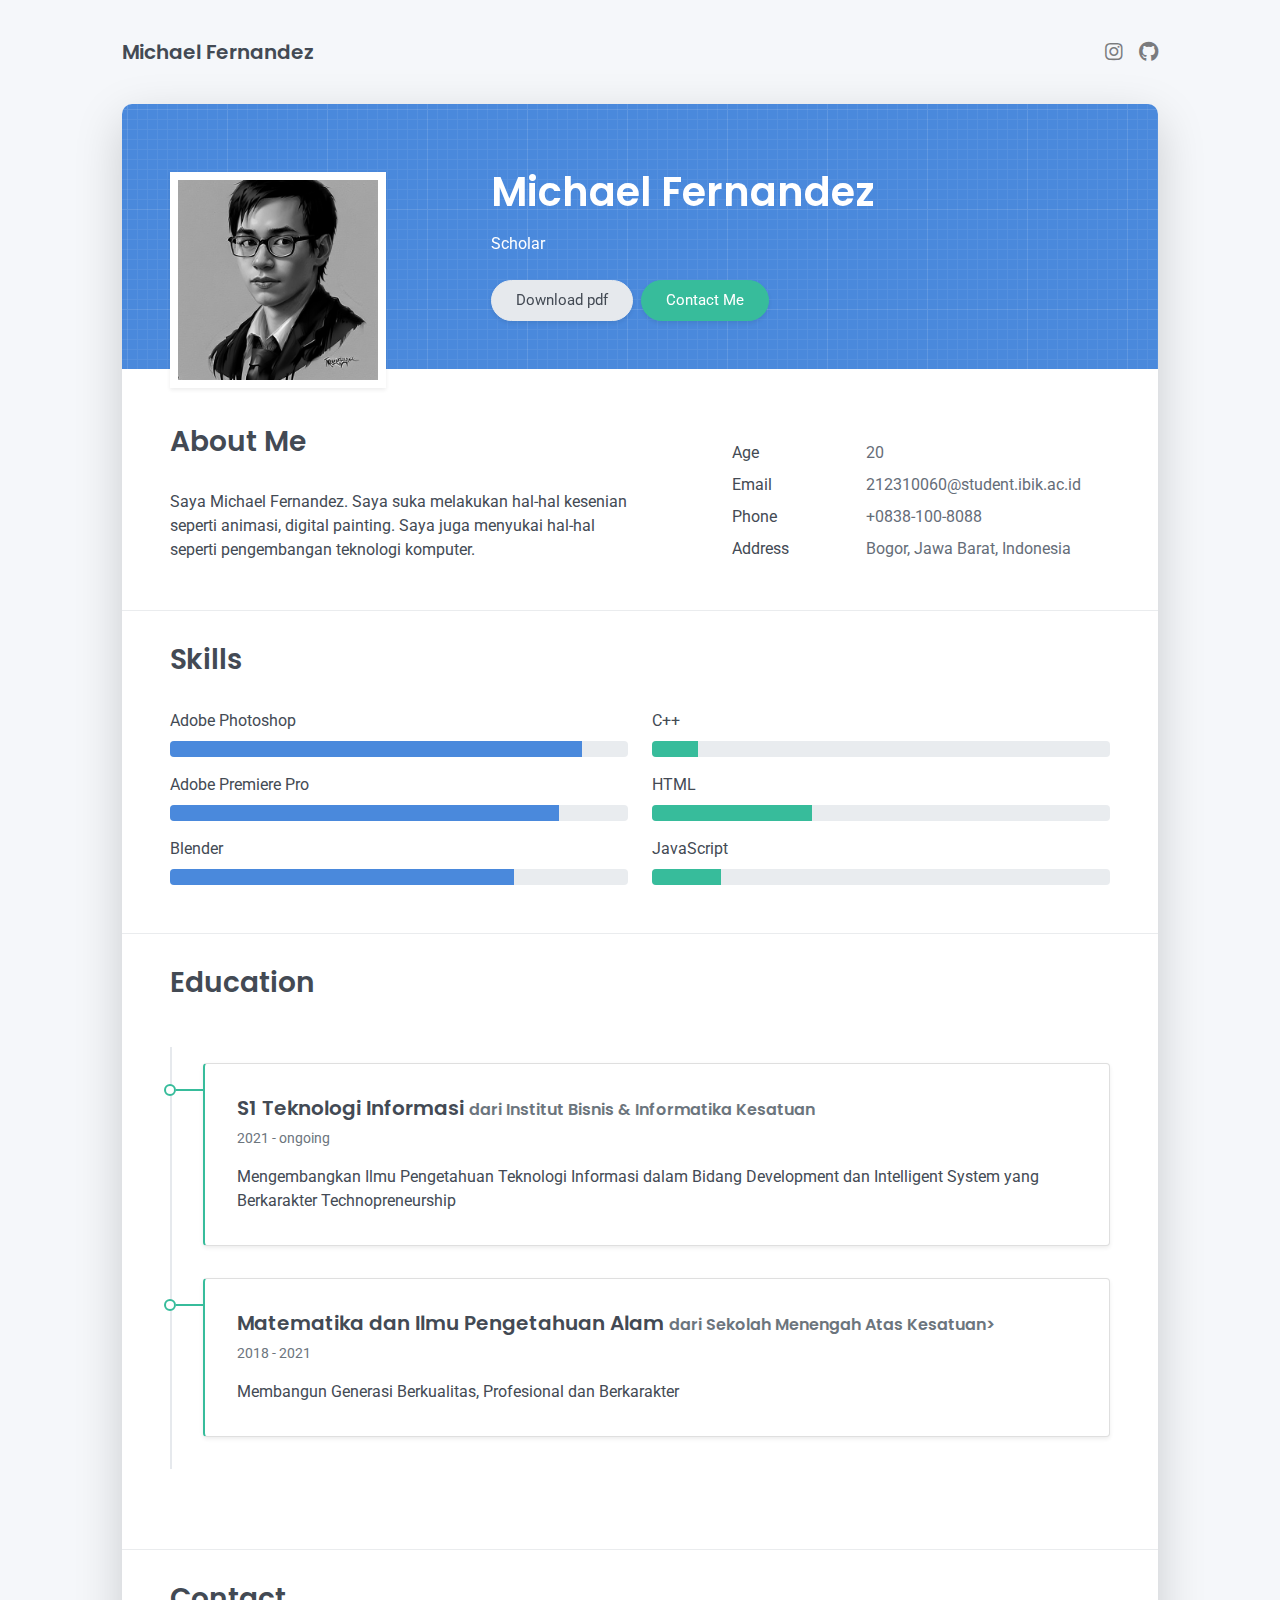
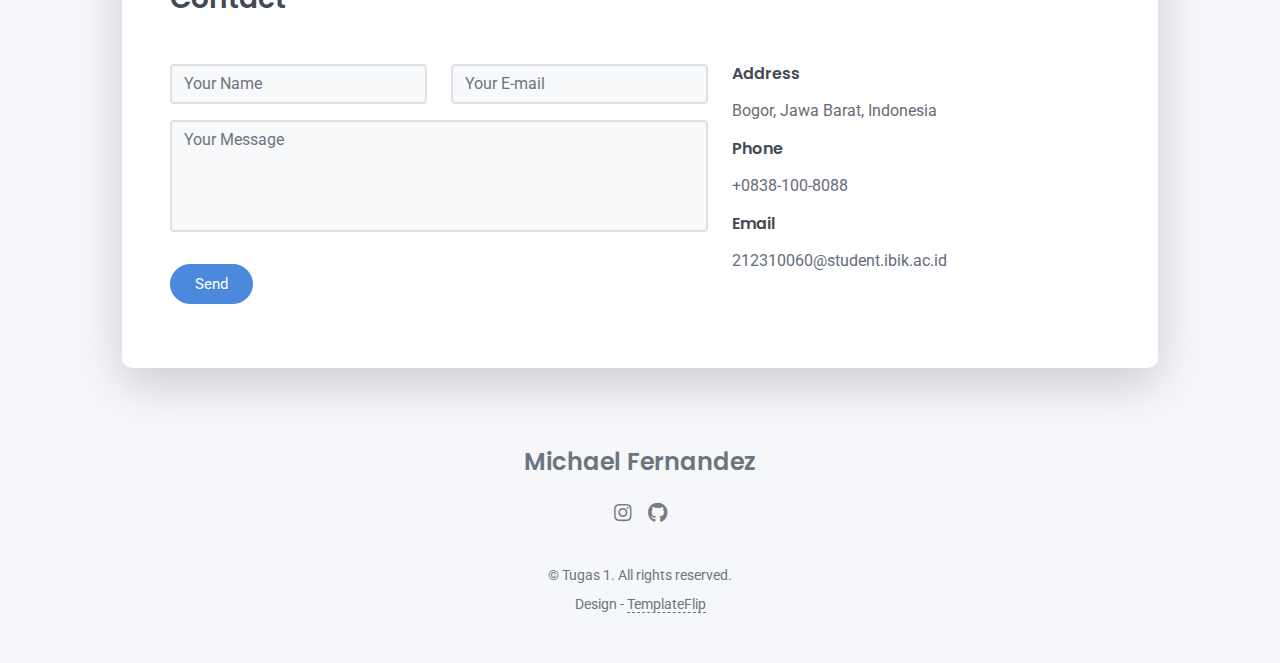
<file: Tugas1/Portofolio/index.html>
<!DOCTYPE html>
<html lang="en-US">
  <head>
    <meta charset="UTF-8">
    <meta http-equiv="X-UA-Compatible" content="IE=edge">
    <meta name="viewport" content="width=device-width, initial-scale=1">
    <title>Portofolio</title>
    <link rel="preconnect" href="https://fonts.gstatic.com" crossorigin="crossorigin"/>
    <link rel="preload" as="style" href="https://fonts.googleapis.com/css2?family=Poppins:wght@600&amp;family=Roboto:wght@300;400;500;700&amp;display=swap"/>
    <link rel="stylesheet" href="https://fonts.googleapis.com/css2?family=Poppins:wght@600&amp;family=Roboto:wght@300;400;500;700&amp;display=swap" media="print" onload="this.media='all'"/>
    <noscript>
      <link rel="stylesheet" href="https://fonts.googleapis.com/css2?family=Poppins:wght@600&amp;family=Roboto:wght@300;400;500;700&amp;display=swap"/>
    </noscript>
    <link href="css/font-awesome/css/all.min.css?ver=1.2.0" rel="stylesheet">
    <link href="css/bootstrap.min.css?ver=1.2.0" rel="stylesheet">
    <link href="css/aos.css?ver=1.2.0" rel="stylesheet">
    <link href="css/main.css?ver=1.2.0" rel="stylesheet">
    <noscript>
      <style type="text/css">
        [data-aos] {
            opacity: 1 !important;
            transform: translate(0) scale(1) !important;
        }
      </style>
    </noscript>
  </head>
  <body id="top">
    <header class="d-print-none">
      <div class="container text-center text-lg-left">
        <div class="py-3 clearfix">
          <h1 class="site-title mb-0">Michael Fernandez</h1>
          <div class="site-nav">
            <nav role="navigation">
              <ul class="nav justify-content-center">
                <li class="nav-item"><a class="nav-link" href="https://www.instagram.com/michael_f_25/" title="Instagram"><i class="fab fa-instagram"></i><span class="menu-title sr-only">Instagram</span></a>
                </li>
                <li class="nav-item"><a class="nav-link" href="https://github.com/MikeFIBIK" title="Github"><i class="fab fa-github"></i><span class="menu-title sr-only">Github</span></a>
                </li>
              </ul>
              </ul>
            </nav>
          </div>
        </div>
      </div>
    </header>
    <div class="page-content">
      <div class="container">
<div class="cover shadow-lg bg-white">
  <div class="cover-bg p-3 p-lg-4 text-white">
    <div class="row">
      <div class="col-lg-4 col-md-5">
        <div class="avatar hover-effect bg-white shadow-sm p-1"><img src="images/Profilepic.png" width="200" height="200"/></div>
      </div>
      <div class="col-lg-8 col-md-7 text-center text-md-start">
        <h2 class="h1 mt-2" data-aos="fade-left" data-aos-delay="0">Michael Fernandez</h2>
        <p data-aos="fade-left" data-aos-delay="100">Scholar</p>
        <div class="d-print-none" data-aos="fade-left" data-aos-delay="200"><a class="btn btn-light text-dark shadow-sm mt-1 me-1" href="Portofolio.pdf" target="_blank">Download pdf</a><a class="btn btn-success shadow-sm mt-1" href="#contact">Contact Me</a></div>
      </div>
    </div>
  </div>
  <div class="about-section pt-4 px-3 px-lg-4 mt-1">
    <div class="row">
      <div class="col-md-6">
        <h2 class="h3 mb-3">About Me</h2>
        <p> Saya Michael Fernandez. Saya suka melakukan hal-hal kesenian seperti animasi, digital painting. Saya juga menyukai hal-hal seperti pengembangan teknologi komputer.</p>
      </div>
      <div class="col-md-5 offset-md-1">
        <div class="row mt-2">
          <div class="col-sm-4">
            <div class="pb-1">Age</div>
          </div>
          <div class="col-sm-8">
            <div class="pb-1 text-secondary">20</div>
          </div>
          <div class="col-sm-4">
            <div class="pb-1">Email</div>
          </div>
          <div class="col-sm-8">
            <div class="pb-1 text-secondary">212310060@student.ibik.ac.id</div>
          </div>
          <div class="col-sm-4">
            <div class="pb-1">Phone</div>
          </div>
          <div class="col-sm-8">
            <div class="pb-1 text-secondary">+0838-100-8088</div>
          </div>
          <div class="col-sm-4">
            <div class="pb-1">Address</div>
          </div>
          <div class="col-sm-8">
            <div class="pb-1 text-secondary">Bogor, Jawa Barat, Indonesia</div>
          </div>
        </div>
      </div>
    </div>
  </div>
  <hr class="d-print-none"/>
  <div class="skills-section px-3 px-lg-4">
    <h2 class="h3 mb-3">Skills</h2>
    <div class="row">
      <div class="col-md-6">
        <div class="mb-2"><span>Adobe Photoshop</span>
          <div class="progress my-1">
            <div class="progress-bar bg-primary" role="progressbar" data-aos="zoom-in-right" data-aos-delay="100" data-aos-anchor=".skills-section" style="width: 90%" aria-valuenow="90" aria-valuemin="0" aria-valuemax="100"></div>
          </div>
        </div>
        <div class="mb-2"><span>Adobe Premiere Pro</span>
          <div class="progress my-1">
            <div class="progress-bar bg-primary" role="progressbar" data-aos="zoom-in-right" data-aos-delay="200" data-aos-anchor=".skills-section" style="width: 85%" aria-valuenow="85" aria-valuemin="0" aria-valuemax="100"></div>
          </div>
        </div>
        <div class="mb-2"><span>Blender</span>
          <div class="progress my-1">
            <div class="progress-bar bg-primary" role="progressbar" data-aos="zoom-in-right" data-aos-delay="300" data-aos-anchor=".skills-section" style="width: 75%" aria-valuenow="75" aria-valuemin="0" aria-valuemax="100"></div>
          </div>
        </div>
      </div>
      <div class="col-md-6">
        <div class="mb-2"><span>C++</span>
          <div class="progress my-1">
            <div class="progress-bar bg-success" role="progressbar" data-aos="zoom-in-right" data-aos-delay="400" data-aos-anchor=".skills-section" style="width: 10%" aria-valuenow="10" aria-valuemin="0" aria-valuemax="100"></div>
          </div>
        </div>
        <div class="mb-2"><span>HTML</span>
          <div class="progress my-1">
            <div class="progress-bar bg-success" role="progressbar" data-aos="zoom-in-right" data-aos-delay="500" data-aos-anchor=".skills-section" style="width: 35%" aria-valuenow="35" aria-valuemin="0" aria-valuemax="100"></div>
          </div>
        </div>
        <div class="mb-2"><span>JavaScript</span>
          <div class="progress my-1">
            <div class="progress-bar bg-success" role="progressbar" data-aos="zoom-in-right" data-aos-delay="600" data-aos-anchor=".skills-section" style="width: 15%" aria-valuenow="15" aria-valuemin="0" aria-valuemax="100"></div>
          </div>
        </div>
      </div>
    </div>
  </div>
  <hr class="d-print-none"/>
  <div class="page-break"></div>
  <div class="education-section px-3 px-lg-4 pb-4">
    <h2 class="h3 mb-4">Education</h2>
    <div class="timeline">
      <div class="timeline-card timeline-card-success card shadow-sm">
        <div class="card-body">
          <div class="h5 mb-1">S1 Teknologi Informasi <span class="text-muted h6">dari Institut Bisnis & Informatika Kesatuan </span></div>
          <div class="text-muted text-small mb-2">2021 - ongoing</div>
          <div>Mengembangkan Ilmu Pengetahuan Teknologi Informasi dalam Bidang Development dan Intelligent System yang Berkarakter Technopreneurship</div>
        </div>
      </div>
      <div class="timeline-card timeline-card-success card shadow-sm">
        <div class="card-body">
          <div class="h5 mb-1">Matematika dan Ilmu Pengetahuan Alam <span class="text-muted h6">dari Sekolah Menengah Atas Kesatuan></div>
          <div class="text-muted text-small mb-2">2018 - 2021</div>
          <div>Membangun Generasi Berkualitas, Profesional dan Berkarakter</div>
        </div>
      </div>
    </div>
  </div>
  <hr class="d-print-none"/>
  <div class="contant-section px-3 px-lg-4 pb-4" id="contact">
    <h2 class="h3 text mb-3">Contact</h2>
    <div class="row">
      <div class="col-md-7 d-print-none">
        <div class="my-2"><form action="https://formspree.io/your@email.com"
    method="POST">
  <div class="row">
    <div class="col-6">
      <input class="form-control" type="text" id="name" name="name" placeholder="Your Name" required>
    </div>
    <div class="col-6">
      <input class="form-control" type="email" id="email" name="_replyto" placeholder="Your E-mail" required>
    </div>
  </div>
  <div class="form-group my-2">
    <textarea class="form-control" style="resize: none;" id="message" name="message" rows="4"  placeholder="Your Message" required></textarea>
  </div>
  <button class="btn btn-primary mt-2" type="submit">Send</button>
</form>
        </div>
      </div>
      <div class="col">
        <div class="mt-2">
          <h3 class="h6">Address</h3>
          <div class="pb-2 text-secondary">Bogor, Jawa Barat, Indonesia</div>
          <h3 class="h6">Phone</h3>
          <div class="pb-2 text-secondary">+0838-100-8088</div>
          <h3 class="h6">Email</h3>
          <div class="pb-2 text-secondary">212310060@student.ibik.ac.id</div>
        </div>
      </div>
      <div class="col d-none d-print-block">
        <div class="mt-2">
          <div>
            <div class="mb-2">
              <div class="text-dark"><i class="fab fa-instagram mr-1"></i><span>https://www.instagram.com/templateflip</span>
              </div>
            </div>
            <div class="mb-2">
              <div class="text-dark"><i class="fab fa-github mr-1"></i><span>https://github.com/templateflip</span>
              </div>
            </div>
          </div>
        </div>
      </div>
    </div>
  </div>
</div></div>
    </div>
    <footer class="pt-4 pb-4 text-muted text-center d-print-none">
      <div class="container">
        <div class="my-3">
          <div class="h4">Michael Fernandez</div>
          <div class="footer-nav">
            <nav role="navigation">
              <ul class="nav justify-content-center">
                <li class="nav-item"><a class="nav-link" href="https://www.instagram.com/michael_f_25/" title="Instagram"><i class="fab fa-instagram"></i><span class="menu-title sr-only">Instagram</span></a>
                </li>
                <li class="nav-item"><a class="nav-link" href="https://github.com/MikeFIBIK" title="Github"><i class="fab fa-github"></i><span class="menu-title sr-only">Github</span></a>
                </li>
              </ul>
            </nav>
          </div>
        </div>
        <div class="text-small">
          <div class="mb-1">&copy; Tugas 1. All rights reserved.</div>
          <div>Design - <a href="https://templateflip.com/" target="_blank">TemplateFlip</a></div>
        </div>
      </div>
    </footer>
    <script src="scripts/bootstrap.bundle.min.js?ver=1.2.0"></script>
    <script src="scripts/aos.js?ver=1.2.0"></script>
    <script src="scripts/main.js?ver=1.2.0"></script>
  </body>
</html>
</file>
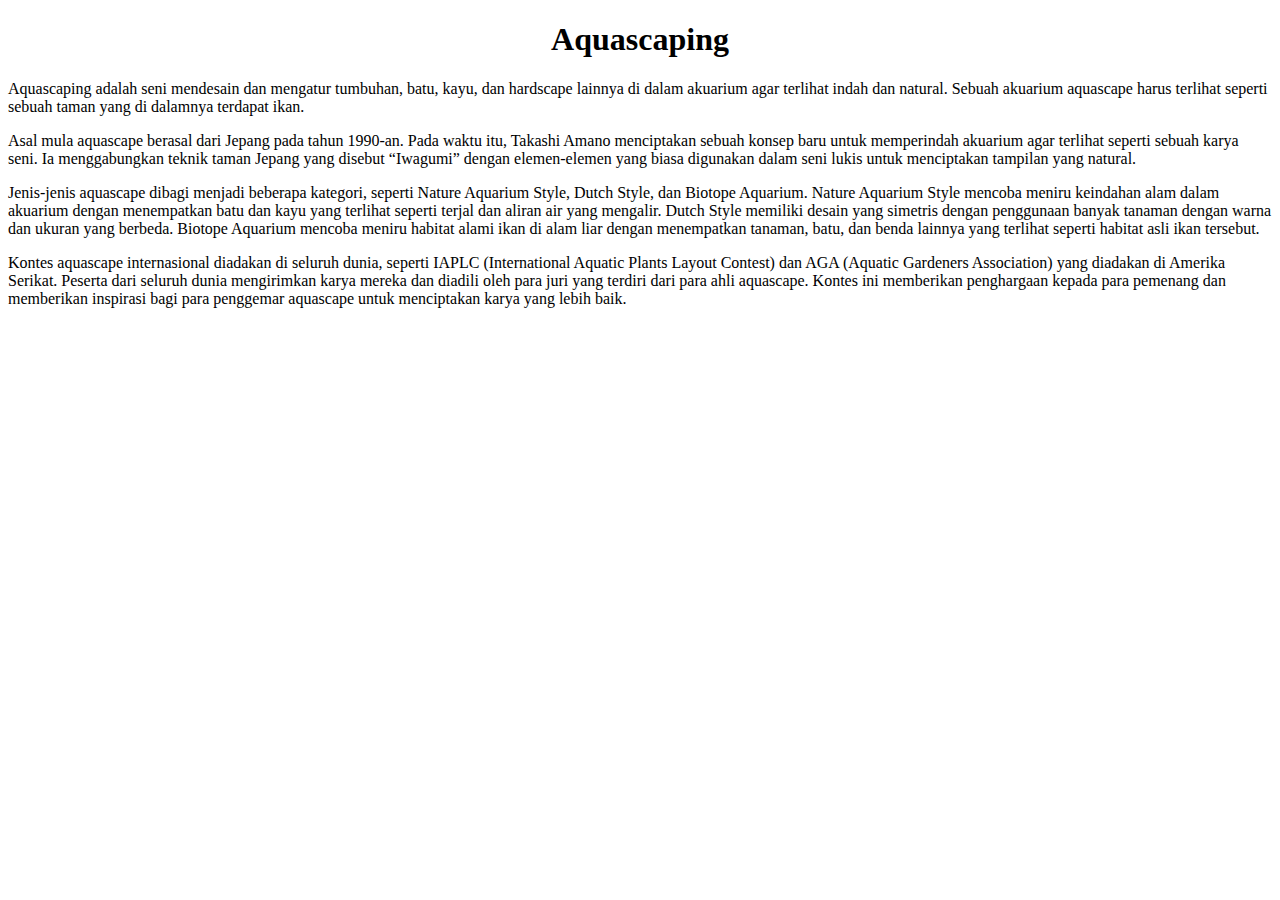
<file: Tugas1/Latihan-1.html>
<!DOCTYPE html>
<html>
    <head>
        <title>Aquascaping</title>
    </head>
    <body>
        <h1 style="text-align:center;">Aquascaping</h1>
        <p>Aquascaping adalah seni mendesain dan mengatur tumbuhan, batu, kayu, dan hardscape lainnya di dalam 
            akuarium agar terlihat indah dan natural. Sebuah akuarium aquascape harus terlihat seperti sebuah 
            taman yang di dalamnya terdapat ikan.</p>

        <p>Asal mula aquascape berasal dari Jepang pada tahun 1990-an. Pada waktu itu, Takashi Amano menciptakan 
            sebuah konsep baru untuk memperindah akuarium agar terlihat seperti sebuah karya seni. Ia menggabungkan 
            teknik taman Jepang yang disebut “Iwagumi” dengan elemen-elemen yang biasa digunakan dalam seni lukis 
            untuk menciptakan tampilan yang natural.</p>

        <p>Jenis-jenis aquascape dibagi menjadi beberapa kategori, seperti Nature Aquarium Style, Dutch Style, dan 
            Biotope Aquarium. Nature Aquarium Style mencoba meniru keindahan alam dalam akuarium dengan menempatkan 
            batu dan kayu yang terlihat seperti terjal dan aliran air yang mengalir. Dutch Style memiliki desain yang 
            simetris dengan penggunaan banyak tanaman dengan warna dan ukuran yang berbeda. Biotope Aquarium mencoba 
            meniru habitat alami ikan di alam liar dengan menempatkan tanaman, batu, dan benda lainnya yang terlihat 
            seperti habitat asli ikan tersebut.</p>

        <p>Kontes aquascape internasional diadakan di seluruh dunia, seperti IAPLC (International Aquatic Plants Layout 
            Contest) dan AGA (Aquatic Gardeners Association) yang diadakan di Amerika Serikat. Peserta dari seluruh dunia 
            mengirimkan karya mereka dan diadili oleh para juri yang terdiri dari para ahli aquascape. Kontes ini memberikan 
            penghargaan kepada para pemenang dan memberikan inspirasi bagi para penggemar aquascape untuk menciptakan karya 
            yang lebih baik.</p>
    </body>
</html>
</file>
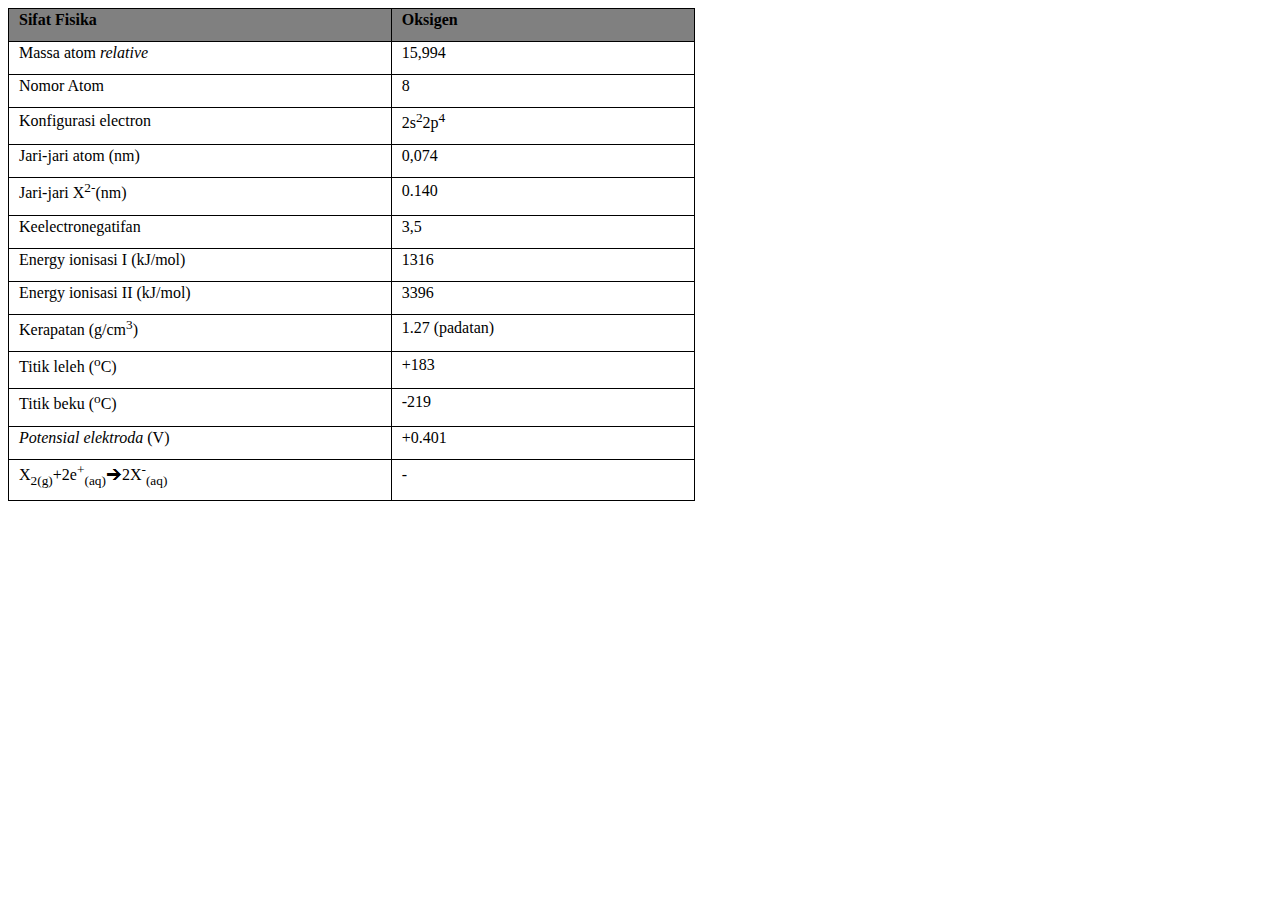
<file: Tugas1/Latihan-3.html>
<!DOCTYPE html>
<head>
</head>

<style>
table, tr, td{
    border: 1px solid black;
    border-collapse: collapse;
    padding-top: 2px;
    padding-bottom: 12px;
    padding-right: 200px;
    padding-left: 10px;    
}
table tr#ROW1  {background-color:gray; color:black;}
</style>

<body>
    <table>
        <tr id="ROW1">
            <td><b>Sifat Fisika</b></td>
            <td><b>Oksigen</b></td>
        </tr>
        <tr>
            <td>Massa atom <i>relative</i></td>
            <td>15,994</td>
        </tr>
        <tr>
            <td>Nomor Atom</td>
            <td>8</td>
        </tr>
        <tr>
            <td>Konfigurasi electron </td>
            <td>2s<sup>2</sup>2p<sup>4</sup></td>
        </tr>
        <tr>
            <td>Jari-jari atom (nm) </td>
            <td>0,074</td>
        </tr>
        <tr>
            <td>Jari-jari X<sup>2-</sup>(nm)</td>
            <td>0.140</td>
        </tr>
        <tr>
            <td>Keelectronegatifan </td>
            <td>3,5</td>
        </tr>
        <tr>
            <td>Energy ionisasi I (kJ/mol) </td>
            <td>1316</td>
        </tr>
        <tr>
            <td>Energy ionisasi II (kJ/mol) </td>
            <td>3396</td>
        </tr>
        <tr>
            <td>Kerapatan (g/cm<sup>3</sup>)</td>
            <td>1.27 (padatan)
            </td>
        </tr>
        <tr>
            <td>Titik leleh (<sup>o</sup>C)</td>
            <td>+183</td>
        </tr>
        <tr>
            <td>Titik beku (<sup>o</sup>C)</td>
            <td>-219</td>
        </tr>
        <tr>
            <td><i>Potensial elektroda</i> (V) </td>
            <td>+0.401</td>
        </tr>
        <tr>
            <td>X<sub>2(g)</sub>+2e<sup>+</sup><sub>(aq)</sub>🡪2X<sup>-</sup><sub>(aq)</sub></td>
            <td>-</td>
        </tr>
    </table>
</body>
</file>
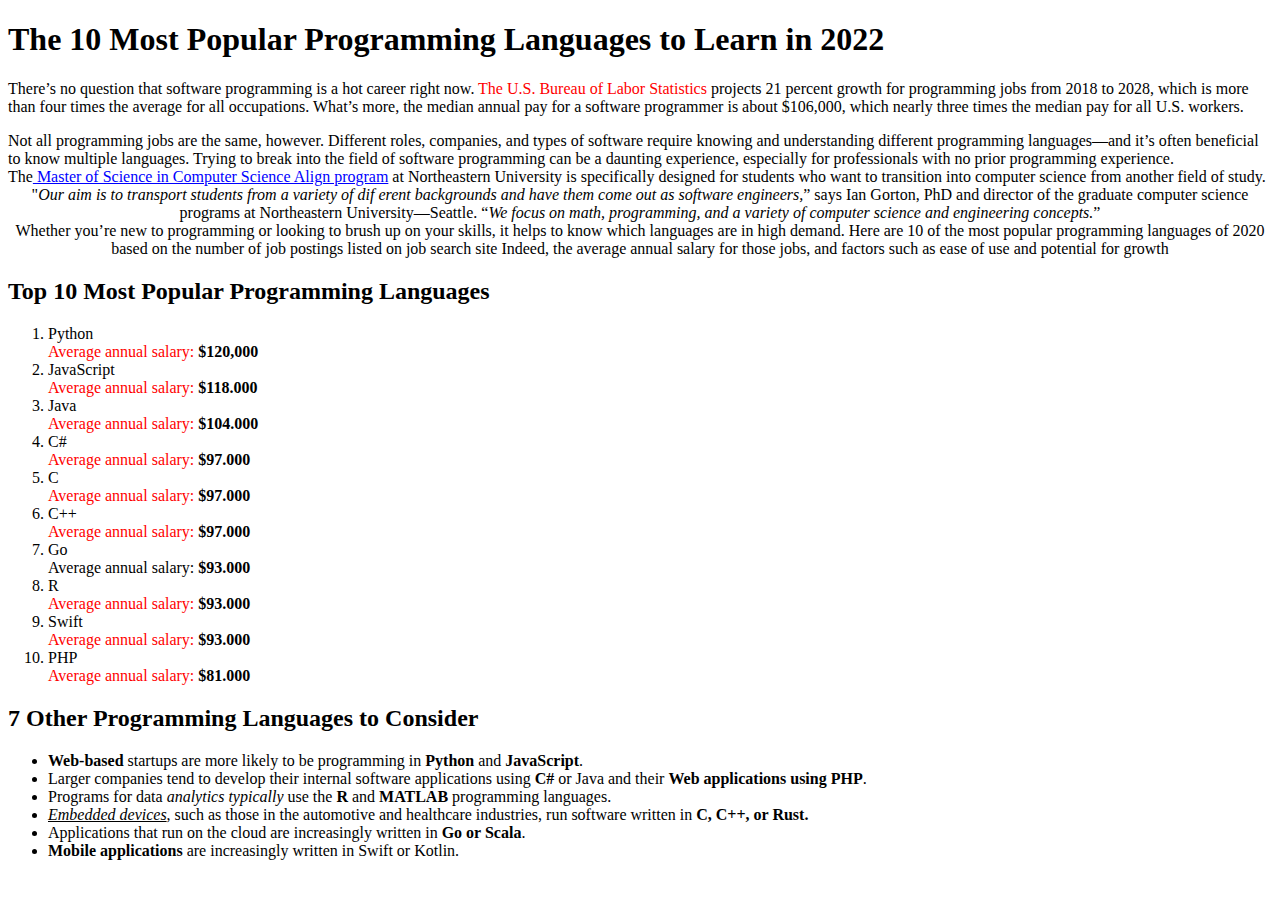
<file: Tugas1/Latihan-4.html>
<!DOCTYPE html>
<html>
<head>
    <h1>The 10 Most Popular Programming Languages to Learn in 2022</h1>
</head>

<style>
    #red{
        color: red;
    }
    #no_space{
        margin: 0px;
    }
</style>

<body>
	<p>There’s no question that software programming is a hot career right now. 
    <span id=red>The U.S. Bureau of Labor Statistics</span> projects 21 percent growth for programming jobs from 2018 to 2028, which is
	more than four times the average for all occupations. What’s more, the median annual pay for a
	software programmer is about $106,000, which nearly three times the median pay for all U.S.
	workers.</p>

	<p id="no_space">Not all programming jobs are the same, however. Different roles, companies, and types of
	software require knowing and understanding different programming languages—and it’s often
	beneficial to know multiple languages. Trying to break into the field of software programming
	can be a daunting experience, especially for professionals with no prior programming
	experience.
	<br>The<span style="color: blue"><u> Master of Science in Computer Science Align program</u></span> at Northeastern University is
	specifically designed for students who want to transition into computer science from another
	field of study.

    
    <br><center>"<i>Our aim is to transport students from a variety of dif erent backgrounds and have them come
    out as software engineers,</i>” says Ian Gorton, PhD and director of the graduate computer
    science programs at Northeastern University—Seattle. “<i>We focus on math, programming, and a
    variety of computer science and engineering concepts.</i>”

    <br>Whether you’re new to programming or looking to brush up on your skills, it helps to know
    which languages are in high demand. Here are 10 of the most popular programming languages
    of 2020 based on the number of job postings listed on job search site Indeed, the average
    annual salary for those jobs, and factors such as ease of use and potential for growth
    </center></p>

	<h2>Top 10 Most Popular Programming Languages</h2>
	<ol>
		<li>Python<br> <span id=red>Average annual salary:</span> <b>$120,000</b></li>
		<li>JavaScript<br> <span id=red>Average annual salary:</span><b> $118.000</b></li>
		<li>Java<br> <span id=red>Average annual salary:</span> <b>$104.000</b></li>
		<li>C#<br> <span id=red>Average annual salary:</span> <b>$97.000</b></li>
		<li>C<br> <span id=red>Average annual salary:</span> <b>$97.000</b></li>
		<li>C++<br> <span id=red>Average annual salary:</span> <b>$97.000</b></li>
		<li>Go<br> <span id=++red>Average annual salary:</span> <b>$93.000</b></li>
		<li>R<br> <span id=red>Average annual salary:</span> <b>$93.000</b></li>
		<li>Swift<br> <span id=red>Average annual salary:</span> <b>$93.000</b></li>
		<li>PHP<br> <span id=red>Average annual salary:</span> <b>$81.000</b></li>
	</ol>

	<h2>7 Other Programming Languages to Consider</h2>

	<ul>
		<li><b>Web-based</b> startups are more likely to be programming in <b>Python</b> and <b>JavaScript</b>.</li>
		<li>Larger companies tend to develop their internal software applications using <b>C#</b> or Java
		and their <b>Web applications using PHP</b>.</li>
		<li>Programs for data <i>analytics typically</i> use the <b>R</b> and <b>MATLAB</b> programming
		languages.</li>
		<li><u><i>Embedded devices</i></u>, such as those in the automotive and healthcare industries, run
		software written in <b>C, C++, or Rust.</b></li>
		<li>Applications that run on the cloud are increasingly written in <b>Go or Scala</b>.</li>
        <li><b>Mobile applications</b> are increasingly written in Swift or Kotlin.</li>
    </ul>
</body>
</html>
</file>
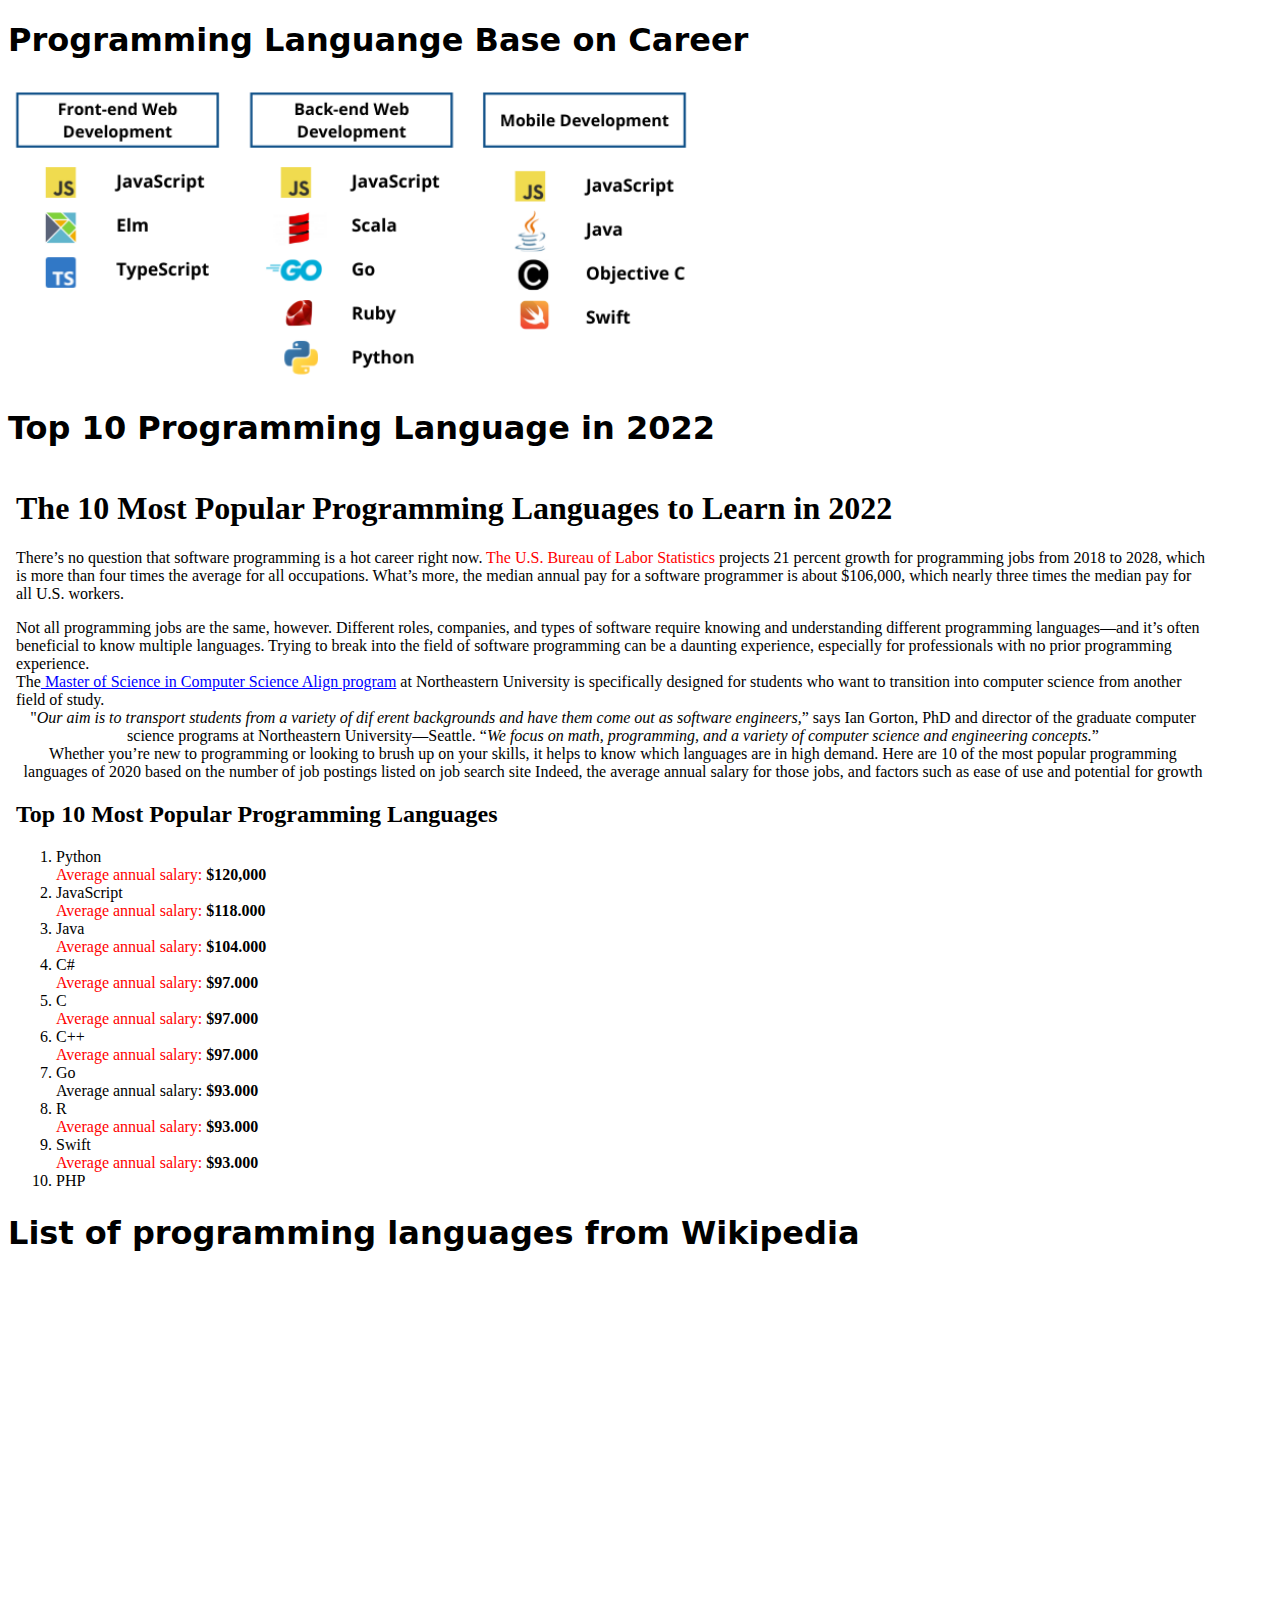
<file: Tugas1/Latihan-5.html>
<!DOCTYPE html>
<html lang="en">
  <head>
    <meta charset="UTF-8" />
    <meta http-equiv="X-UA-Compatible" content="IE=edge" />
    <meta name="viewport" content="width=device-width, initial-scale=1.0" />
    <title>Latihan-5</title>
  </head>
  <style>
    h1{
        font-family: system-ui, -apple-system, BlinkMacSystemFont, 'Segoe UI', Roboto, Oxygen, Ubuntu, Cantarell, 'Open Sans', 'Helvetica Neue', sans-serif;
    }
  </style>
  <body>
    <h1>Programming Languange Base on Career</h1>
    <img src="Asset\Image\Screenshot.png" alt="Image not available" />
    <h1>Top 10 Programming Language in 2022</h1>
    <iframe src="./Latihan-4.html" frameborder="0" width="1210px" height="720px"></iframe>
    <h1>List of programming languages from Wikipedia</h1>
    <iframe src="https://en.wikipedia.org/wiki/List_of_programming_languages" alt="Image not available" frameborder="0" width="1210px" height="720px"></iframe>
  </body>
</html>
</file>
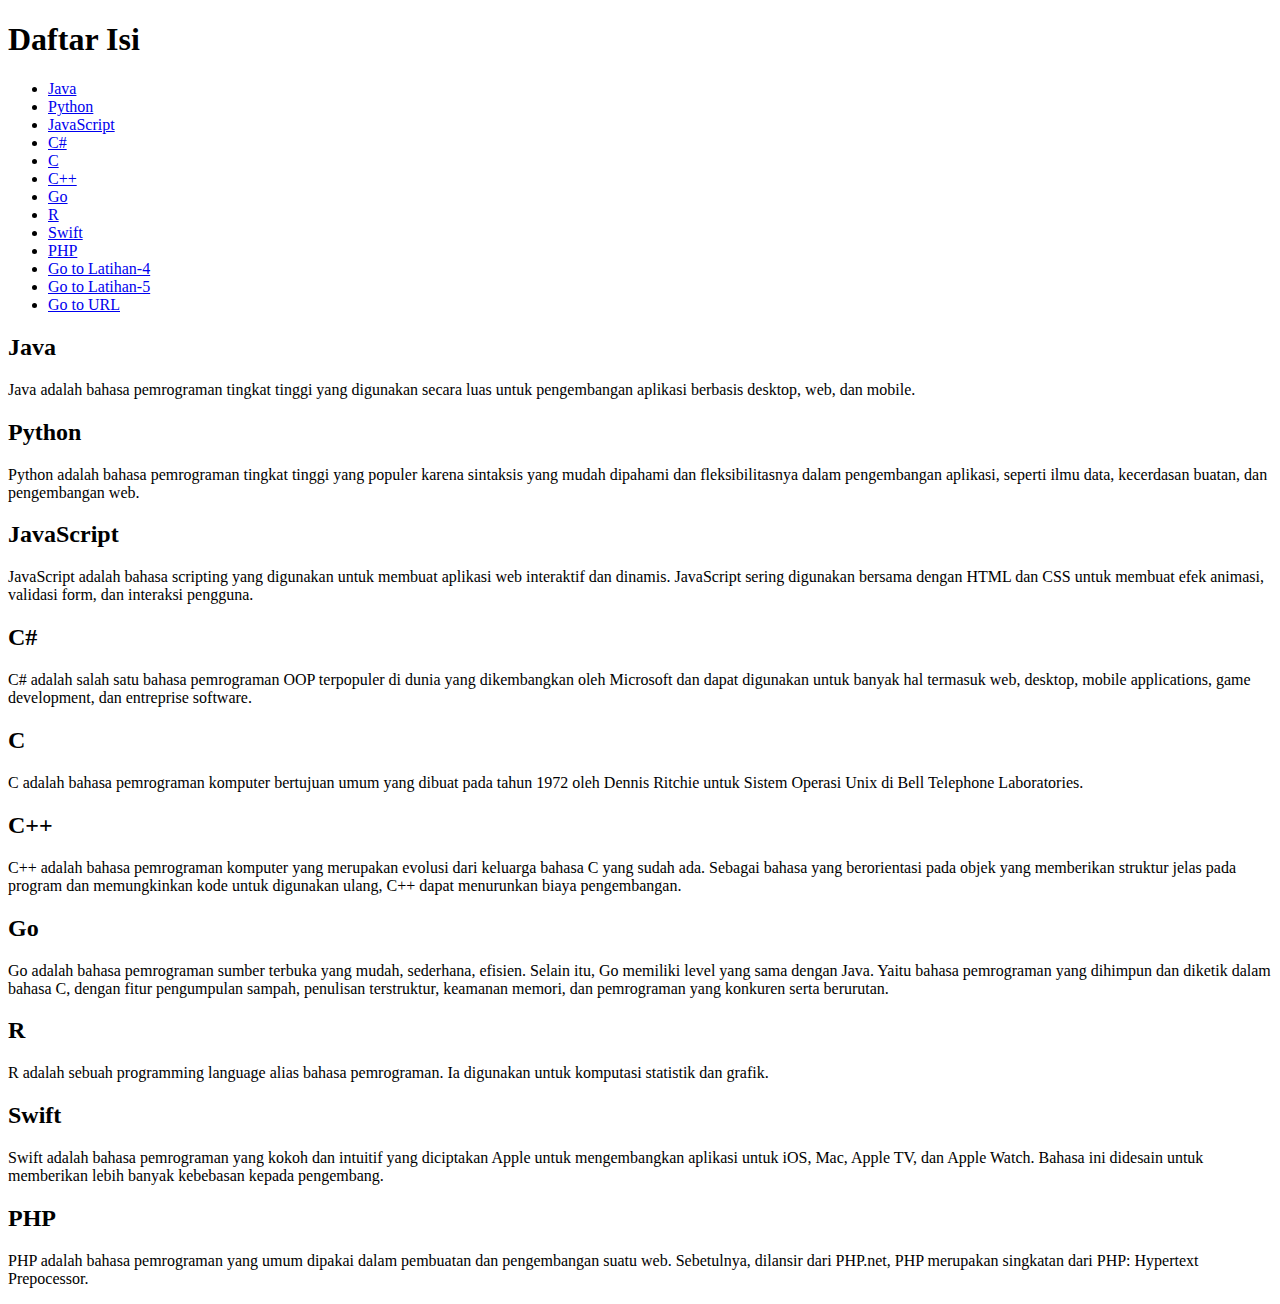
<file: Tugas1/Latihan-6.html>
<!DOCTYPE html>
<html>
  <head>
    <title>Contoh Daftar Isi dengan Hyperlink</title>
  </head>
  <body>
    <h1>Daftar Isi</h1>
    <ul>
      <li><a href="#java">Java</a></li>
      <li><a href="#python">Python</a></li>
      <li><a href="#javascript" #>JavaScript</a></li>
      <li><a href="#c#">C#</a></li>
      <li><a href="#c">C</a></li>
      <li><a href="#c++">C++</a></li>
      <li><a href="#go">Go</a></li>
      <li><a href="#r">R</a></li>
      <li><a href="#swift">Swift</a></li>
      <li><a href="#php">PHP</a></li>
      <li><a href="Latihan-4.html" target="_self">Go to Latihan-4</a></li>
      <li><a href="Latihan-5.html" target="_blank">Go to Latihan-5</a></li>
      <li><a href="https://elearning.ibik.ac.id/login/index.php#section-4" target="_parent">Go to URL</a></li>
    </ul>

    <h2 id="java">Java</h2>
    <p>Java adalah bahasa pemrograman tingkat tinggi yang digunakan secara luas untuk pengembangan aplikasi berbasis desktop, web, dan mobile.</p>

    <h2 id="python">Python</h2>
    <p>Python adalah bahasa pemrograman tingkat tinggi yang populer karena sintaksis yang mudah dipahami dan fleksibilitasnya dalam pengembangan aplikasi, seperti ilmu data, kecerdasan buatan, dan pengembangan web.</p>

    <h2 id="javascript">JavaScript</h2>
    <p>JavaScript adalah bahasa scripting yang digunakan untuk membuat aplikasi web interaktif dan dinamis. JavaScript sering digunakan bersama dengan HTML dan CSS untuk membuat efek animasi, validasi form, dan interaksi pengguna.</p>

    <h2 id="c#">C#</h2>
    <p>C# adalah salah satu bahasa pemrograman OOP terpopuler di dunia yang dikembangkan oleh Microsoft dan dapat digunakan untuk banyak hal termasuk web, desktop, mobile applications, game development, dan entreprise software.</p>

    <h2 id="c">C</h2>
    <p>C adalah bahasa pemrograman komputer bertujuan umum yang dibuat pada tahun 1972 oleh Dennis Ritchie untuk Sistem Operasi Unix di Bell Telephone Laboratories.</p>

    <h2 id="c++">C++</h2>
    <p>
      C++ adalah bahasa pemrograman komputer yang merupakan evolusi dari keluarga bahasa C yang sudah ada. Sebagai bahasa yang berorientasi pada objek yang memberikan struktur jelas pada program dan memungkinkan kode untuk digunakan ulang,
      C++ dapat menurunkan biaya pengembangan.
    </p>

    <h2 id="go">Go</h2>
    <p>
      Go adalah bahasa pemrograman sumber terbuka yang mudah, sederhana, efisien. Selain itu, Go memiliki level yang sama dengan Java. Yaitu bahasa pemrograman yang dihimpun dan diketik dalam bahasa C, dengan fitur pengumpulan sampah,
      penulisan terstruktur, keamanan memori, dan pemrograman yang konkuren serta berurutan.
    </p>

    <h2 id="r">R</h2>
    <p>R adalah sebuah programming language alias bahasa pemrograman. Ia digunakan untuk komputasi statistik dan grafik.</p>

    <h2 id="swift">Swift</h2>
    <p>Swift adalah bahasa pemrograman yang kokoh dan intuitif yang diciptakan Apple untuk mengembangkan aplikasi untuk iOS, Mac, Apple TV, dan Apple Watch. Bahasa ini didesain untuk memberikan lebih banyak kebebasan kepada pengembang.</p>

    <h2 id="php">PHP</h2>
    <p>PHP adalah bahasa pemrograman yang umum dipakai dalam pembuatan dan pengembangan suatu web. Sebetulnya, dilansir dari PHP.net, PHP merupakan singkatan dari PHP: Hypertext Prepocessor.</p>
  </body>
</html>
</file>
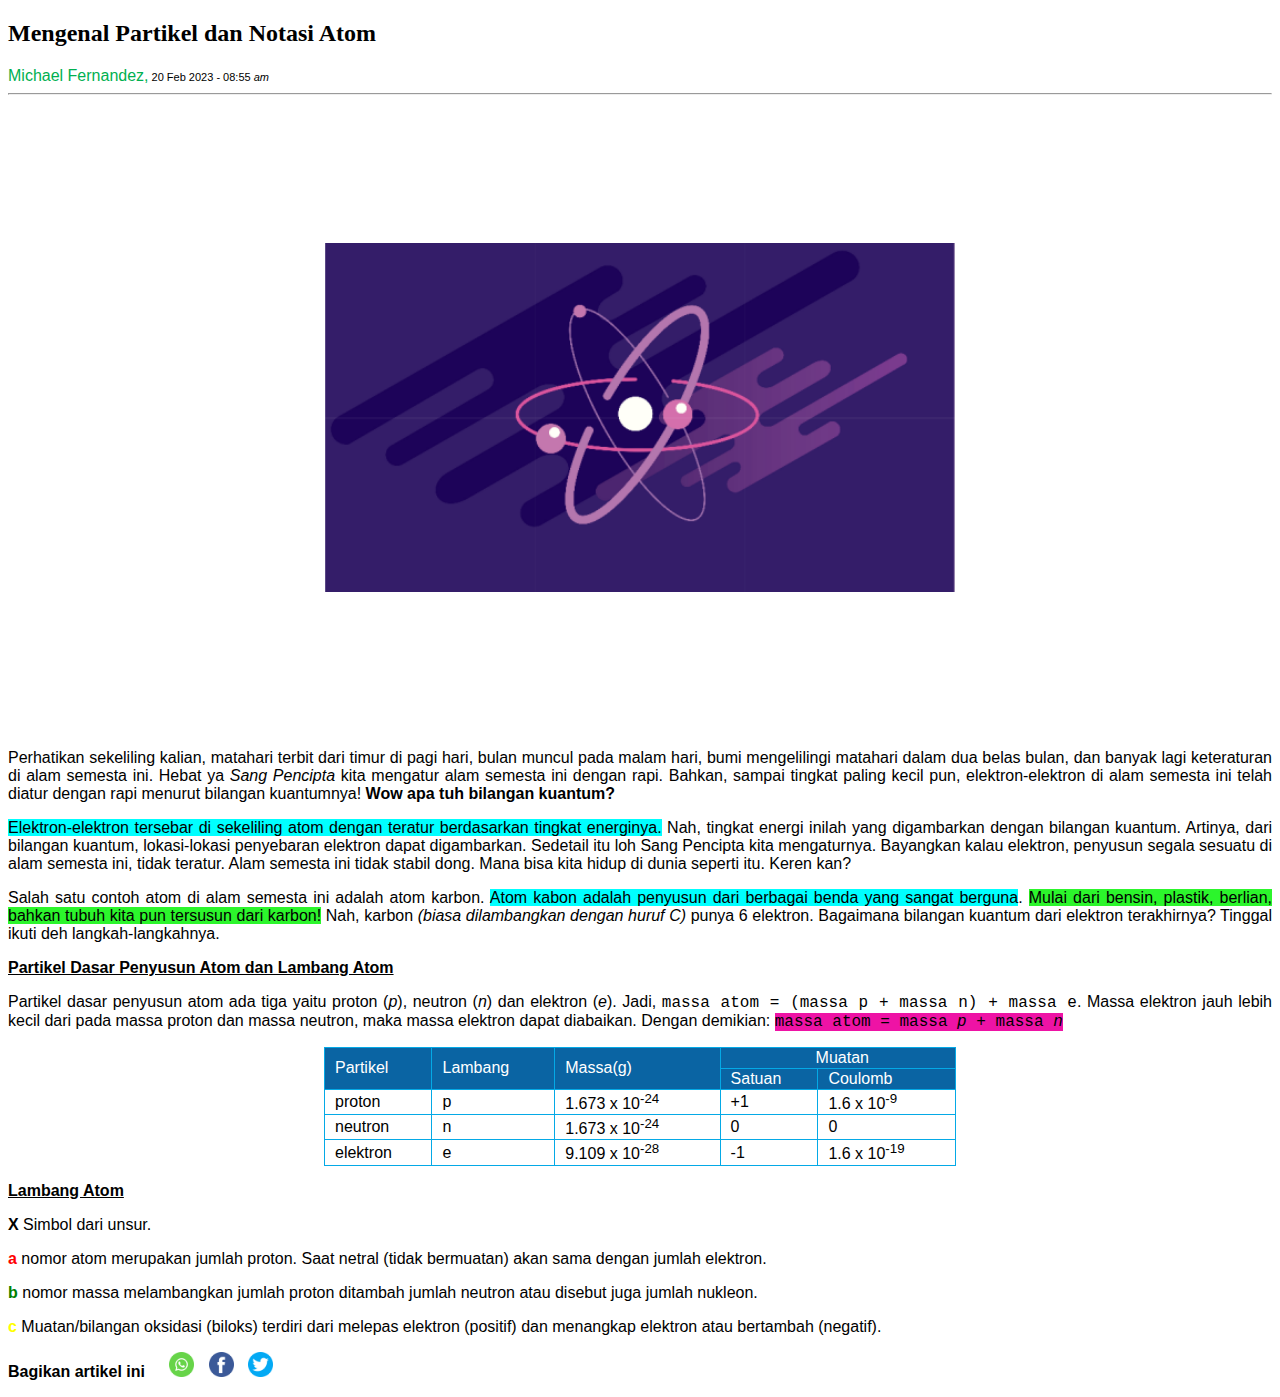
<file: Tugas2/Latihan-1.html>
<!DOCTYPE html>
<html lang="en">
  <head>
    <meta charset="UTF-8" />
    <meta http-equiv="X-UA-Compatible" content="IE=edge" />
    <meta name="viewport" content="width=device-width, initial-scale=1.0" />
    <title>Latihan 1 module 2</title>
    <style>
      h2 {
        font-family: "Times New Roman", Times, serif;
      }
      p.subtitle {
        margin: auto;
        font-family: Arial, Helvetica, sans-serif;
        color: #00b050;
      }

      p.subtitle > span {
        font-family: Arial, Helvetica, sans-serif;
        font-size: 11px;
        color: black;
      }
      .container {
        display: flex;
        justify-content: center;
        align-items: center;
        height: 70vh; /* mengatur tinggi container sesuai viewport */
      }
      section {
        font-family: Calibri, sans-serif;
        text-align: justify;
      }
      span.bluehighlight {
        background-color: #00ffff; /* warna highlight */
      }
      span.greenhighlight {
        background-color: rgb(44, 245, 44); /* warna highlight */
      }
      span.pinkhighlight {
        background-color: rgb(238, 19, 165); /* warna highlight */
      }
      p.decoration {
        text-decoration: underline;
      }
      span.text {
        font-family: Courier, monospace;
      }
      table,
      th,
      td {
        margin-left: auto;
        margin-right: auto;
        border-collapse: collapse;
        border: 1px solid #04a9e6;
        padding-left: 10px;
      }
      td.align {
        text-align: center;
      }
      .tbl {
        width: 50%;
      }

      .tbl .header {
        background-color: #0a64a3;
        color: white;
      }
      span.a {
        color: red;
      }
      span.b {
        color: green;
      }
      span.c {
        color: yellow;
      }
      .sosmed {
        width: 25px;
        height: 25px;
        margin: 0px 5px;
      }

      .right {
        margin-left: 20px;
      }
    </style>
  </head>
  <body>
    <header>
      <h2>Mengenal Partikel dan Notasi Atom</h2>
      <p class="subtitle">
        Michael Fernandez,<span> 20 Feb 2023 - 08:55 <i>am</i></span>
      </p>
      <hr />
    </header>
    <section>
      <div class="container">
        <img src="assets/img/atom.png" alt="img-1" width="50%" />
      </div>
      <p>
        Perhatikan sekeliling kalian, matahari terbit dari timur di pagi hari, bulan muncul pada malam hari, bumi mengelilingi matahari dalam dua belas bulan, dan banyak lagi keteraturan di alam semesta ini. Hebat ya
        <i>Sang Pencipta</i> kita mengatur alam semesta ini dengan rapi. Bahkan, sampai tingkat paling kecil pun, elektron-elektron di alam semesta ini telah diatur dengan rapi menurut bilangan kuantumnya!
        <b>Wow apa tuh bilangan kuantum?</b>
      </p>
      <p>
        <span class="bluehighlight">Elektron-elektron tersebar di sekeliling atom dengan teratur berdasarkan tingkat energinya.</span> Nah, tingkat energi inilah yang digambarkan dengan bilangan kuantum. Artinya, dari bilangan kuantum,
        lokasi-lokasi penyebaran elektron dapat digambarkan. Sedetail itu loh Sang Pencipta kita mengaturnya. Bayangkan kalau elektron, penyusun segala sesuatu di alam semesta ini, tidak teratur. Alam semesta ini tidak stabil dong. Mana
        bisa kita hidup di dunia seperti itu. Keren kan?
      </p>
      <p>
        Salah satu contoh atom di alam semesta ini adalah atom karbon. <span class="bluehighlight">Atom kabon adalah penyusun dari berbagai benda yang sangat berguna</span>.
        <span class="greenhighlight">Mulai dari bensin, plastik, berlian, bahkan tubuh kita pun tersusun dari karbon!</span> Nah, karbon <i>(biasa dilambangkan dengan huruf C)</i> punya 6 elektron. Bagaimana bilangan kuantum dari elektron
        terakhirnya? Tinggal ikuti deh langkah-langkahnya.
      </p>
      <p class="decoration"><b>Partikel Dasar Penyusun Atom dan Lambang Atom</b></p>
      <p class="text-justify">
        Partikel dasar penyusun atom ada tiga yaitu proton (<i>p</i>), neutron (<i>n</i>) dan elektron (<i>e</i>). Jadi, <span class="text">massa atom = (massa p + massa n) + massa e</span>. Massa elektron jauh lebih kecil dari pada massa
        proton dan massa neutron, maka massa elektron dapat diabaikan. Dengan demikian: <span class="pinkhighlight text">massa atom = massa <i>p</i> + massa <i>n</i></span>
      </p>
      <table class="tbl">
        <tr class="header">
          <td rowspan="2">Partikel</td>
          <td rowspan="2">Lambang</td>
          <td rowspan="2">Massa(g)</td>
          <td colspan="2" class="align">Muatan</td>
        </tr>
        <tr class="header">
          <td>Satuan</td>
          <td>Coulomb</td>
        </tr>
        <tr>
          <td>proton</td>
          <td>p</td>
          <td>1.673 x 10<sup>-24</sup></td>
          <td>+1</td>
          <td>1.6 x 10<sup>-9</sup></td>
        </tr>
        <tr>
          <td>neutron</td>
          <td>n</td>
          <td>1.673 x 10<sup>-24</sup></td>
          <td>0</td>
          <td>0</td>
        </tr>
        <tr>
          <td>elektron</td>
          <td>e</td>
          <td>9.109 x 10<sup>-28</sup></td>
          <td>-1</td>
          <td>1.6 x 10<sup>-19</sup></td>
        </tr>
      </table>
      <p class="decoration"><b>Lambang Atom</b></p>
      <div class="text-1">
        <p><b>X</b> Simbol dari unsur.</p>
        <p>
          <span class="a"><b>a</b></span> nomor atom merupakan jumlah proton. Saat netral (tidak bermuatan) akan sama dengan jumlah elektron.
        </p>
        <p>
          <span class="b"><b>b</b></span> nomor massa melambangkan jumlah proton ditambah jumlah neutron atau disebut juga jumlah nukleon.
        </p>
        <p>
          <span class="c"><b>c</b></span> Muatan/bilangan oksidasi (biloks) terdiri dari melepas elektron (positif) dan menangkap elektron atau bertambah (negatif).
        </p>
      </div>
      <p>
        <b>Bagikan artikel ini</b>
        <img src="assets/img/whatsapp.png" alt="" class="sosmed right" />
        <img src="assets/img/facebook.png" alt="" class="sosmed" />
        <img src="assets/img/twitter.png" alt="" class="sosmed" />
      </p>
    </section>
  </body>
</html>
</file>
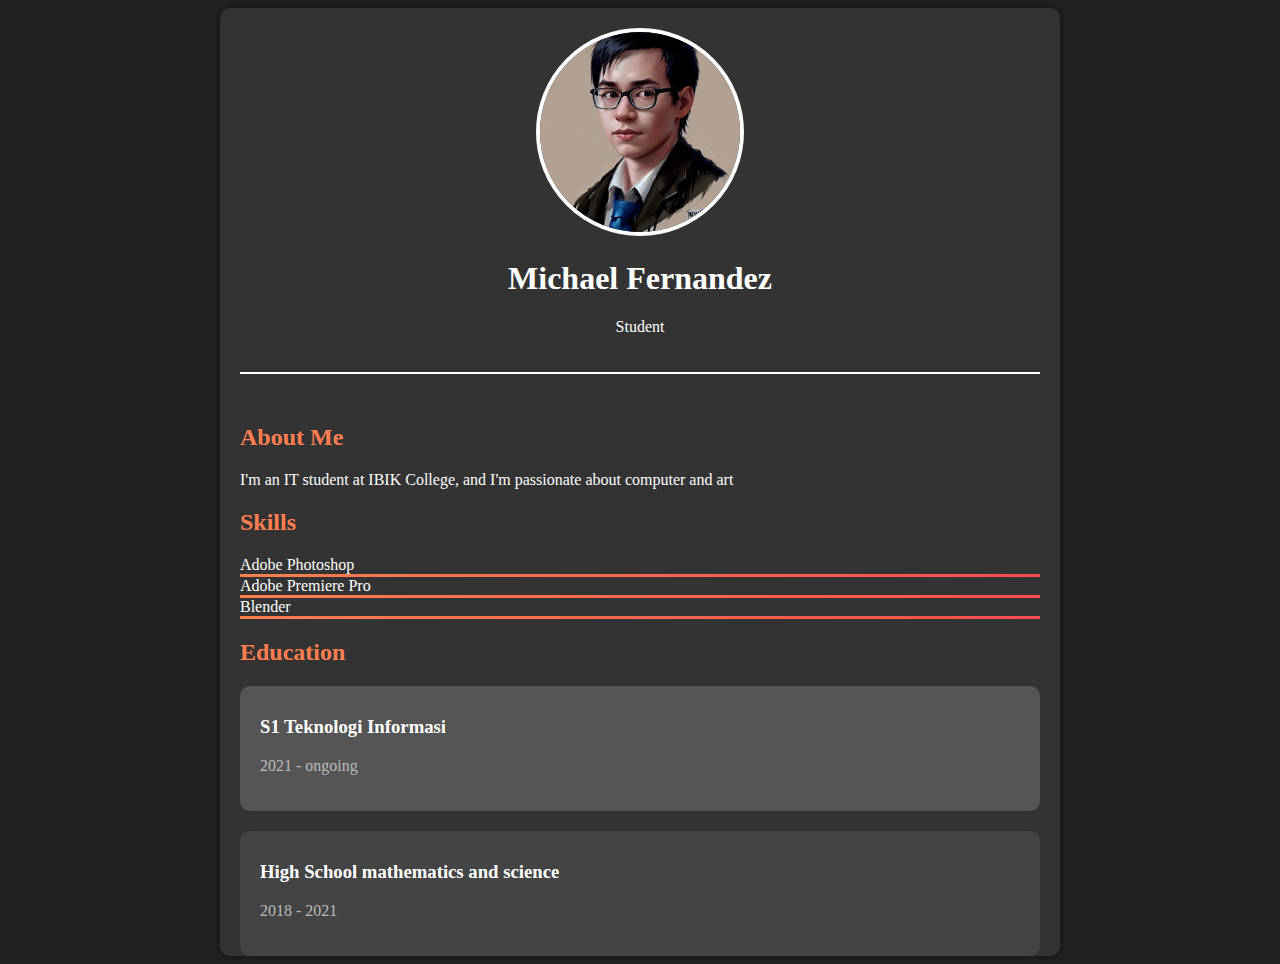
<file: Tugas2/Latihan-4.html>
<!DOCTYPE html>
<html lang="en">
  <head>
    <meta charset="UTF-8" />
    <meta name="viewport" content="width=device-width, initial-scale=1.0" />
    <title>Portfolio Page</title>
    <link rel="stylesheet" href="assets/css/Latihan-4.css" />
  </head>
  <body>
    <div class="container">
      <div class="profile">
        <img src="assets/img/profile.png" alt="Profile Picture" />
        <h1>Michael Fernandez</h1>
        <p>Student</p>
      </div>
      <div class="content">
        <h2>About Me</h2>
        <p>I'm an IT student at IBIK College, and I'm passionate about computer and art</p>

        <h2>Skills</h2>
        <ul>
          <li>Adobe Photoshop</li>
          <li>Adobe Premiere Pro</li>
          <li>Blender</li>
        </ul>

        <h2>Education
        </h2>
        <div class="edu">
          <h3>S1 Teknologi Informasi</h3>
          <p>2021 - ongoing</p>
        </div>

        <div class="edu">
          <h3>High School mathematics and science</h3>
          <p>2018 - 2021</p>
        </div>
      </div>
    </div>
  </body>
</html>
</file>
<file: Tugas1/Portofolio/css/main.css>
/* Buttons */
/* Inputs */
/* Timeline custom component */
.timeline {
  border-left: 2px solid #E6E9ED;
  padding: 1rem 0; }

.timeline-card {
  position: relative;
  margin-left: 31px;
  border-left: 2px solid;
  margin-bottom: 2rem; }

.timeline-card:last-child {
  margin-bottom: 1rem; }

.timeline-card:before {
  content: '';
  display: inline-block;
  position: absolute;
  background-color: #fff;
  border-radius: 10px;
  width: 12px;
  height: 12px;
  top: 20px;
  left: -41px;
  border: 2px solid;
  z-index: 2; }

.timeline-card:after {
  content: '';
  display: inline-block;
  position: absolute;
  background-color: currentColor;
  width: 29px;
  height: 2px;
  top: 25px;
  left: -29px;
  z-index: 1; }

.timeline-card-primary {
  border-left-color: #4A89DC; }

.timeline-card-primary:before {
  border-color: #4A89DC; }

.timeline-card-primary:after {
  background-color: #4A89DC; }

.timeline-card-success {
  border-left-color: #37BC9B; }

.timeline-card-success:before {
  border-color: #37BC9B; }

.timeline-card-success:after {
  background-color: #37BC9B; }

html {
  scroll-behavior: smooth; }

.site-title {
  font-size: 1.25rem;
  line-height: 2.5rem; }

.nav-link {
  padding: 0;
  font-size: 1.25rem;
  line-height: 2.5rem;
  color: rgba(0, 0, 0, 0.5); }

.nav-link:hover,
.nav-link:focus,
.active .nav-link {
  color: rgba(0, 0, 0, 0.8); }

.nav-item + .nav-item {
  margin-left: 1rem; }

.cover {
  border-radius: 10px; }

.cover-bg {
  background-color: #4A89DC;
  background-image: url("data:image/svg+xml,%3Csvg xmlns='http://www.w3.org/2000/svg' width='100' height='100' viewBox='0 0 100 100'%3E%3Cg fill-rule='evenodd'%3E%3Cg fill='%23ffffff' fill-opacity='0.12'%3E%3Cpath opacity='.5' d='M96 [base64] 0v-9h-9v9h9zm-10 0v-9h-9v9h9zm-10 0v-9h-9v9h9zm-10 0v-9h-9v9h9zm-10 0v-9h-9v9h9zm-10 0v-9h-9v9h9zm-10 0v-9h-9v9h9zm-10 0v-9h-9v9h9zm-9-10h9v-9h-9v9zm10 0h9v-9h-9v9zm10 0h9v-9h-9v9zm10 0h9v-9h-9v9zm10 0h9v-9h-9v9zm10 0h9v-9h-9v9zm10 0h9v-9h-9v9zm10 0h9v-9h-9v9zm9-10v-9h-9v9h9zm-10 0v-9h-9v9h9zm-10 0v-9h-9v9h9zm-10 0v-9h-9v9h9zm-10 0v-9h-9v9h9zm-10 0v-9h-9v9h9zm-10 0v-9h-9v9h9zm-10 0v-9h-9v9h9zm-9-10h9v-9h-9v9zm10 0h9v-9h-9v9zm10 0h9v-9h-9v9zm10 0h9v-9h-9v9zm10 0h9v-9h-9v9zm10 0h9v-9h-9v9zm10 0h9v-9h-9v9zm10 0h9v-9h-9v9zm9-10v-9h-9v9h9zm-10 0v-9h-9v9h9zm-10 0v-9h-9v9h9zm-10 0v-9h-9v9h9zm-10 0v-9h-9v9h9zm-10 0v-9h-9v9h9zm-10 0v-9h-9v9h9zm-10 0v-9h-9v9h9zm-9-10h9v-9h-9v9zm10 0h9v-9h-9v9zm10 0h9v-9h-9v9zm10 0h9v-9h-9v9zm10 0h9v-9h-9v9zm10 0h9v-9h-9v9zm10 0h9v-9h-9v9zm10 0h9v-9h-9v9zm9-10v-9h-9v9h9zm-10 0v-9h-9v9h9zm-10 0v-9h-9v9h9zm-10 0v-9h-9v9h9zm-10 0v-9h-9v9h9zm-10 0v-9h-9v9h9zm-10 0v-9h-9v9h9zm-10 0v-9h-9v9h9zm-9-10h9v-9h-9v9zm10 0h9v-9h-9v9zm10 0h9v-9h-9v9zm10 0h9v-9h-9v9zm10 0h9v-9h-9v9zm10 0h9v-9h-9v9zm10 0h9v-9h-9v9zm10 0h9v-9h-9v9z'/%3E%3Cpath d='M6 5V0H5v5H0v1h5v94h1V6h94V5H6z'/%3E%3C/g%3E%3C/g%3E%3C/svg%3E");
  border-radius: 10px 10px 0 0; }

.avatar {
  max-width: 216px;
  max-height: 216px;
  margin-top: 20px;
  text-align: center;
  margin-left: auto;
  margin-right: auto; }

.avatar img {
  /* Safari 6.0 - 9.0 */
  filter: grayscale(100%); }

footer a:not(.nav-link) {
  color: inherit;
  border-bottom: 1px dashed;
  text-decoration: none;
  cursor: pointer; }

@media (min-width: 48em) {
  .site-title {
    float: left; }
  .site-nav {
    float: right; }
  .avatar {
    margin-bottom: -80px;
    margin-left: 0; } }

@media print {
  body {
    background-color: #fff; }
  .container {
    width: auto;
    max-width: 100%;
    padding: 0; }
  .cover, .cover-bg {
    border-radius: 0; }
  .cover.shadow-lg {
    box-shadow: none !important; }
  .cover-bg {
    padding: 5rem !important;
    padding-bottom: 10px !important; }
  .avatar {
    margin-top: -10px; }
  .about-section {
    padding: 6.5rem 5rem 2rem !important; }
  .skills-section,
  .work-experience-section,
  .education-section,
  .contant-section {
    padding: 1.5rem 5rem 2rem !important; }
  .page-break {
    padding-top: 5rem;
    page-break-before: always; } }
</file>
<file: Tugas2/assets/css/Latihan-4.css>
body {
  background-color: #222;
  color: #fff;
}

.container {
  max-width: 800px;
  margin: 0 auto;
  padding: 0 20px;
  background-color: #333;
  border-radius: 10px;
  box-shadow: 0 0 10px rgba(0, 0, 0, 0.5);
}

.profile {
  text-align: center;
  padding: 20px;
  border-bottom: 2px solid #fff;
}

.profile img {
  width: 200px;
  border-radius: 50%;
  border: 4px solid #fff;
}

.profile h1 {
  margin-top: 20px;
}

.content {
  margin-top: 50px;
}

.edu {
  margin-top: 20px;
  background-color: #444;
  padding: 20px;
  border-radius: 10px;
}

.edu:nth-of-type(odd) {
  background-color: #555;
}

.edu h3 {
  margin-top: 10px;
  color: #fff;
}

.edu p {
  margin-top: 5px;
  color: #bbb;
}

/* Accent color */
h2,
button {
  color: #ff7f50;
}

/* Stripe color */
ul {
  list-style: none;
  padding-left: 0;
}

ul li {
  background-image: linear-gradient(to right, #ff7f50, #ff4d4d);
  background-size: 100% 3px;
  background-repeat: no-repeat;
  background-position: bottom;
  padding-bottom: 3px;
}
</file>
